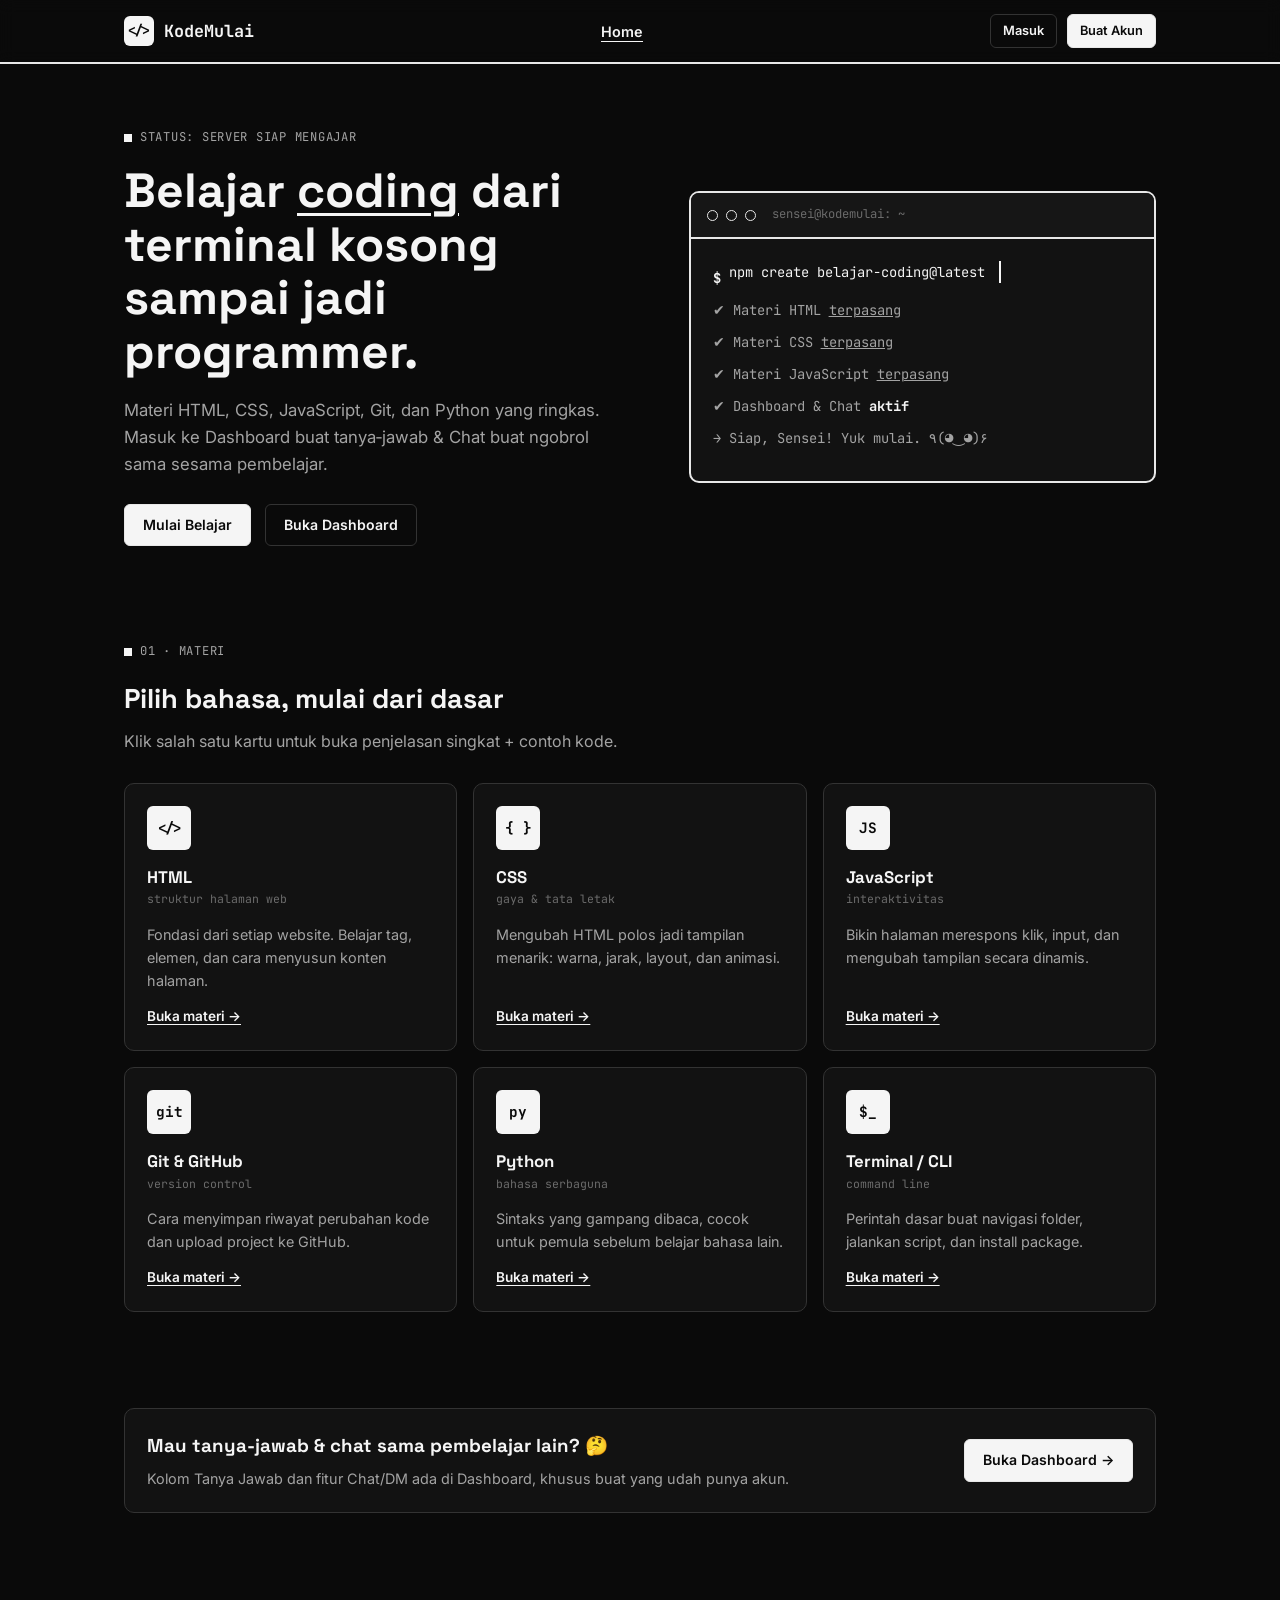
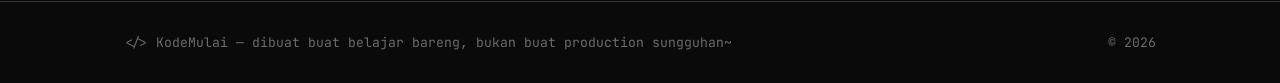
<file: index.html>
<!DOCTYPE html>
<html lang="id">
<head>
<meta charset="UTF-8">
<meta name="viewport" content="width=device-width, initial-scale=1.0">
<title>KodeMulai — Belajar Programmer & Coding dari Nol</title>
<link rel="stylesheet" href="css/style.css">
</head>
<body>

<div id="navbar-root"></div>

<header class="hero">
  <div class="container hero-grid">
    <div>
      <div class="eyebrow">STATUS: SERVER SIAP MENGAJAR</div>
      <h1>Belajar <span class="hl">coding</span> dari terminal kosong sampai jadi programmer.</h1>
      <p>Materi HTML, CSS, JavaScript, Git, dan Python yang ringkas. Masuk ke Dashboard buat tanya‑jawab & Chat buat ngobrol sama sesama pembelajar.</p>
      <div class="hero-actions">
        <a href="#materi" class="btn btn-primary">Mulai Belajar</a>
        <a href="dashboard.html" class="btn btn-ghost">Buka Dashboard</a>
      </div>
    </div>
    <div class="terminal">
      <div class="terminal-bar">
        <span class="dot"></span><span class="dot"></span><span class="dot"></span>
        <span class="terminal-title">sensei@kodemulai: ~</span>
      </div>
      <div class="terminal-body">
        <div class="line"><span class="prompt">$</span> <span class="typed">npm create belajar-coding@latest</span></div>
        <div class="line out">✔ Materi HTML <span class="k">terpasang</span></div>
        <div class="line out">✔ Materi CSS <span class="k">terpasang</span></div>
        <div class="line out">✔ Materi JavaScript <span class="k">terpasang</span></div>
        <div class="line out">✔ Dashboard & Chat <span class="s">aktif</span></div>
        <div class="line out">→ Siap, Sensei! Yuk mulai. ٩(◕‿◕)۶</div>
      </div>
    </div>
  </div>
</header>

<section class="section" id="materi">
  <div class="container">
    <div class="section-head">
      <div class="eyebrow">01 · MATERI</div>
      <h2>Pilih bahasa, mulai dari dasar</h2>
      <p>Klik salah satu kartu untuk buka penjelasan singkat + contoh kode.</p>
    </div>

    <div class="materi-grid" id="materi-grid">
      <div class="materi-card" data-materi="html">
        <div class="logo-badge">&lt;/&gt;</div>
        <div><h3>HTML</h3><div class="tag">struktur halaman web</div></div>
        <p>Fondasi dari setiap website. Belajar tag, elemen, dan cara menyusun konten halaman.</p>
        <span class="card-link">Buka materi →</span>
      </div>
      <div class="materi-card" data-materi="css">
        <div class="logo-badge">{ }</div>
        <div><h3>CSS</h3><div class="tag">gaya & tata letak</div></div>
        <p>Mengubah HTML polos jadi tampilan menarik: warna, jarak, layout, dan animasi.</p>
        <span class="card-link">Buka materi →</span>
      </div>
      <div class="materi-card" data-materi="js">
        <div class="logo-badge">JS</div>
        <div><h3>JavaScript</h3><div class="tag">interaktivitas</div></div>
        <p>Bikin halaman merespons klik, input, dan mengubah tampilan secara dinamis.</p>
        <span class="card-link">Buka materi →</span>
      </div>
      <div class="materi-card" data-materi="git">
        <div class="logo-badge">git</div>
        <div><h3>Git & GitHub</h3><div class="tag">version control</div></div>
        <p>Cara menyimpan riwayat perubahan kode dan upload project ke GitHub.</p>
        <span class="card-link">Buka materi →</span>
      </div>
      <div class="materi-card" data-materi="python">
        <div class="logo-badge">py</div>
        <div><h3>Python</h3><div class="tag">bahasa serbaguna</div></div>
        <p>Sintaks yang gampang dibaca, cocok untuk pemula sebelum belajar bahasa lain.</p>
        <span class="card-link">Buka materi →</span>
      </div>
      <div class="materi-card" data-materi="terminal">
        <div class="logo-badge">$_</div>
        <div><h3>Terminal / CLI</h3><div class="tag">command line</div></div>
        <p>Perintah dasar buat navigasi folder, jalankan script, dan install package.</p>
        <span class="card-link">Buka materi →</span>
      </div>
    </div>

    <div id="materi-detail-slot"></div>
  </div>
</section>

<section class="section">
  <div class="container">
    <div class="qa-box" style="display:flex;align-items:center;justify-content:space-between;gap:16px;flex-wrap:wrap;">
      <div>
        <h3 style="font-family:var(--font-display);margin-bottom:6px;">Mau tanya‑jawab & chat sama pembelajar lain? 🤔</h3>
        <p style="color:var(--text-dim);font-size:0.9rem;">Kolom Tanya Jawab dan fitur Chat/DM ada di Dashboard, khusus buat yang udah punya akun.</p>
      </div>
      <a href="dashboard.html" class="btn btn-primary">Buka Dashboard →</a>
    </div>
  </div>
</section>

<footer>
  <div class="container">
    <p>&lt;/&gt; KodeMulai — dibuat buat belajar bareng, bukan buat production sungguhan~</p>
    <p id="footer-year"></p>
  </div>
</footer>

<script src="js/api-config.js"></script>
<script src="js/app.js"></script>
<script src="js/materi.js"></script>
<script>
  (async () => {
    await KM.boot('home');
    document.getElementById('footer-year').textContent = '© ' + new Date().getFullYear();
  })();
</script>
</body>
</html>
</file>
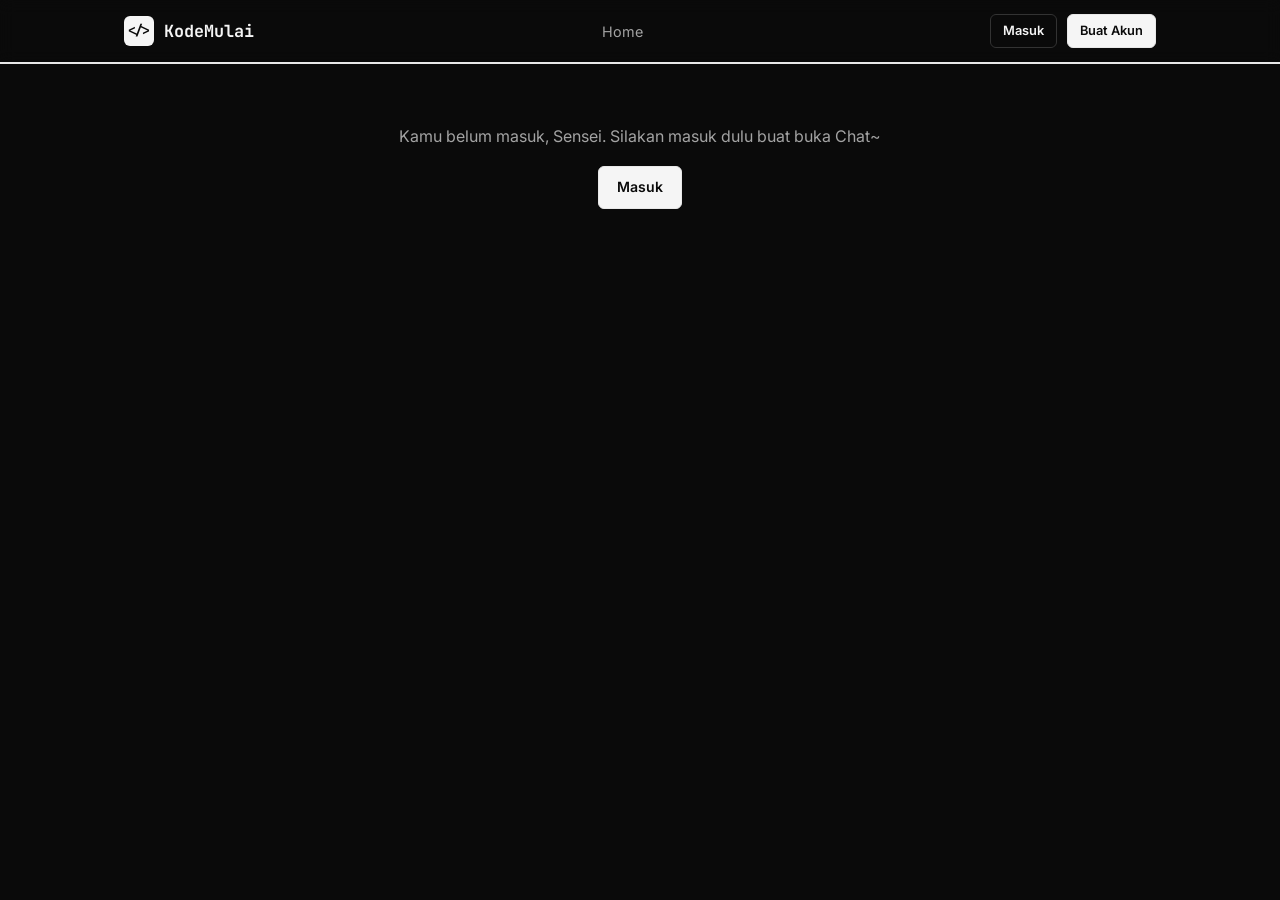
<file: chat.html>
<!DOCTYPE html>
<html lang="id">
<head>
<meta charset="UTF-8">
<meta name="viewport" content="width=device-width, initial-scale=1.0">
<title>Chat — KodeMulai</title>
<link rel="stylesheet" href="css/style.css">
</head>
<body>

<div id="navbar-root"></div>

<div id="not-logged-in" class="container" style="display:none;padding-top:60px;text-align:center;">
  <p style="color:var(--text-dim);margin-bottom:16px;">Kamu belum masuk, Sensei. Silakan masuk dulu buat buka Chat~</p>
  <a href="login.html" class="btn btn-primary">Masuk</a>
</div>

<div id="chat-root" class="container" style="display:none;padding-top:26px;padding-bottom:26px;">
  <div class="chat-layout">
    <div class="chat-list">
      <div class="chat-list-head">💬 Chat</div>
      <div id="chat-list-items"></div>
      <div class="chat-list-sub" style="border-top:1.5px solid var(--border-soft);padding-top:14px;">Semua Pengguna</div>
      <div id="chat-users-items"></div>
    </div>

    <div class="chat-window" id="chat-window">
      <div id="chat-empty" class="chat-empty">Pilih percakapan di sebelah kiri, atau klik salah satu nama di daftar "Semua Pengguna" buat mulai chat baru~ (☆/＞u＜/）</div>

      <div id="chat-active" style="display:none;flex-direction:column;height:100%;">
        <div class="chat-window-head">
          <div class="cw-title">
            <button class="chat-back-btn" id="chat-back-btn">←</button>
            <span class="qa-avatar" id="cw-avatar" style="width:32px;height:32px;font-size:0.75rem;"></span>
            <span id="cw-name">username</span>
          </div>
          <label class="chat-wallpaper-btn">
            🖼️ Ganti wallpaper
            <input type="file" id="wallpaper-input" accept="image/png, image/jpeg" style="display:none;">
          </label>
        </div>

        <div class="chat-messages" id="chat-messages"></div>

        <div class="chat-input-bar">
          <input type="text" id="chat-input" placeholder="Tulis pesan...">
          <button class="btn btn-primary" id="chat-send-btn">➤</button>
        </div>
      </div>
    </div>
  </div>
</div>

<script src="js/api-config.js"></script>
<script src="js/app.js"></script>
<script src="js/chat.js"></script>
</body>
</html>
</file>
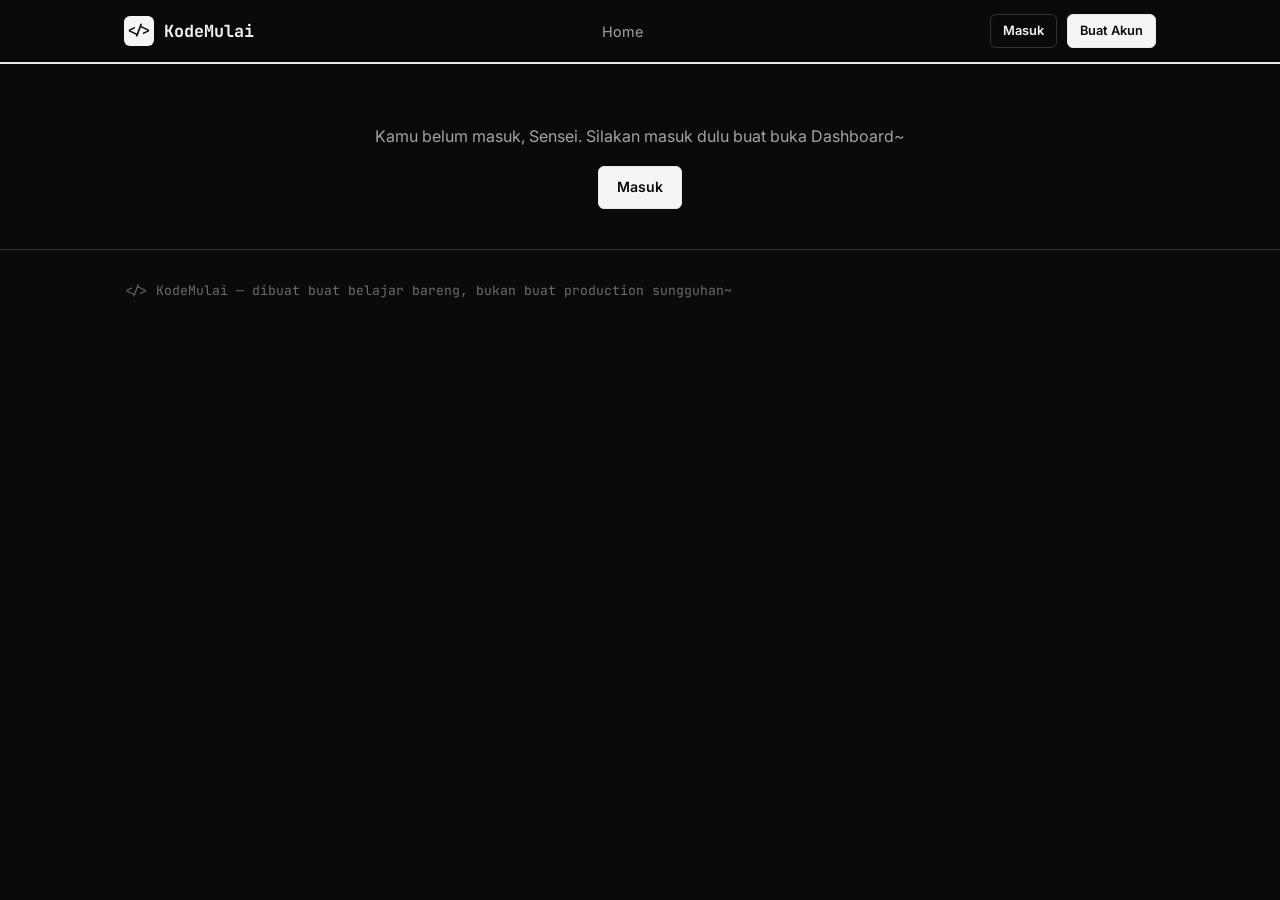
<file: dashboard.html>
<!DOCTYPE html>
<html lang="id">
<head>
<meta charset="UTF-8">
<meta name="viewport" content="width=device-width, initial-scale=1.0">
<title>Dashboard — KodeMulai</title>
<link rel="stylesheet" href="css/style.css">
</head>
<body>

<div id="navbar-root"></div>

<div id="not-logged-in" class="container" style="display:none;padding-top:60px;text-align:center;">
  <p style="color:var(--text-dim);margin-bottom:16px;">Kamu belum masuk, Sensei. Silakan masuk dulu buat buka Dashboard~</p>
  <a href="login.html" class="btn btn-primary">Masuk</a>
</div>

<div id="dash-root" style="display:none;">
  <div class="container" style="padding-top:32px;">
    <div class="dash-welcome">
      <div class="qa-avatar" id="dash-avatar" style="width:52px;height:52px;font-size:1.1rem;"></div>
      <div>
        <h2 style="font-family:var(--font-display);font-size:1.2rem;" id="dash-greeting">Halo!</h2>
        <p style="color:var(--text-dim);font-size:0.88rem;">Selamat belajar hari ini~ 🍵</p>
      </div>
    </div>

    <div class="dash-grid">
      <aside class="dash-side">
        <h4>Menu Cepat</h4>
        <ul>
          <li><a href="index.html">📘 Materi Belajar</a></li>
          <li><a href="chat.html">💬 Chat / DM</a></li>
          <li><a href="profile.html">👤 Profil Saya</a></li>
        </ul>
      </aside>

      <div>
        <div class="section-head" style="margin-bottom:16px;">
          <div class="eyebrow">TANYA JAWAB</div>
          <h2>Ada yang bingung? Tanya di sini 🤔</h2>
          <p>Semua pengguna yang login (termasuk admin) bisa menjawab pertanyaan siapa pun.</p>
        </div>

        <div class="qa-box">
          <div id="qa-locked" class="qa-locked" style="display:none;">
            Kamu harus <a href="login.html">masuk</a> dulu untuk bertanya / menjawab, Sensei~
          </div>
          <div id="qa-composer" class="qa-composer" style="display:none;">
            <div class="qa-posting-as" id="qa-posting-as"></div>
            <textarea id="qa-input" placeholder="Tulis pertanyaan seputar HTML, CSS, JS, atau apapun soal coding..."></textarea>
            <div class="qa-composer-foot">
              <span style="color:var(--text-faint);font-size:0.8rem;">Bersikaplah sopan ya~ 🍡</span>
              <button class="btn btn-primary btn-sm" id="qa-submit">Kirim Pertanyaan</button>
            </div>
          </div>
          <div id="qa-list"></div>
        </div>
      </div>
    </div>
  </div>
</div>

<footer>
  <div class="container">
    <p>&lt;/&gt; KodeMulai — dibuat buat belajar bareng, bukan buat production sungguhan~</p>
  </div>
</footer>

<script src="js/api-config.js"></script>
<script src="js/app.js"></script>
<script src="js/comments.js"></script>
<script>
  (async () => {
    await KM.boot('dashboard');
    const me = KM.currentUser();
    if (!me) {
      document.getElementById('not-logged-in').style.display = 'block';
      return;
    }
    document.getElementById('dash-root').style.display = 'block';

    const avatar = document.getElementById('dash-avatar');
    avatar.style.background = me.pfp ? `url('${me.pfp}') center/cover` : (me.theme || 'var(--user-accent)');
    avatar.textContent = me.pfp ? '' : KM.initials(me.username);
    document.getElementById('dash-greeting').textContent = `Halo, ${me.username}!`;

    await initQA();
  })();
</script>
</body>
</html>
</file>
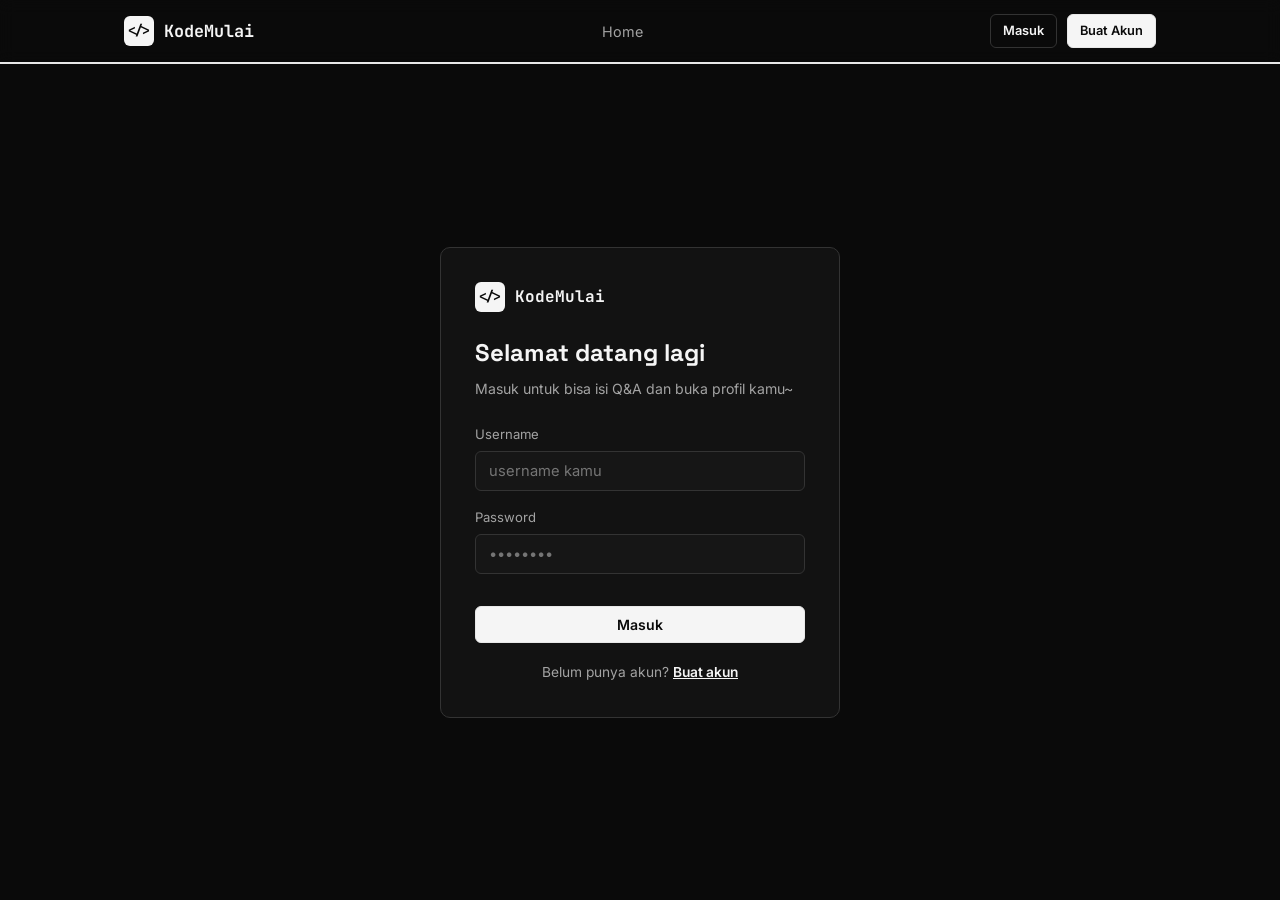
<file: login.html>
<!DOCTYPE html>
<html lang="id">
<head>
<meta charset="UTF-8">
<meta name="viewport" content="width=device-width, initial-scale=1.0">
<title>Masuk — KodeMulai</title>
<link rel="stylesheet" href="css/style.css">
</head>
<body>

<div id="navbar-root"></div>

<div class="auth-wrap">
  <div class="auth-card">
    <div class="logo-row"><span class="brand-badge">&lt;/&gt;</span> KodeMulai</div>
    <h1>Selamat datang lagi</h1>
    <p class="sub">Masuk untuk bisa isi Q&A dan buka profil kamu~</p>

    <div class="form-msg" id="msg"></div>

    <div class="field">
      <label for="username">Username</label>
      <input id="username" type="text" autocomplete="username" placeholder="username kamu">
    </div>
    <div class="field">
      <label for="password">Password</label>
      <input id="password" type="password" autocomplete="current-password" placeholder="••••••••">
    </div>

    <div class="turnstile-wrap">
      <div class="cf-turnstile" id="turnstile-widget"></div>
    </div>

    <button class="btn btn-primary btn-block" id="btn-login">Masuk</button>

    <div class="auth-switch">
      Belum punya akun? <a href="register.html">Buat akun</a>
    </div>
  </div>
</div>

<script src="https://challenges.cloudflare.com/turnstile/v0/api.js" async defer></script>
<script src="js/turnstile-config.js"></script>
<script src="js/api-config.js"></script>
<script src="js/app.js"></script>
<script>
  document.getElementById('turnstile-widget').setAttribute('data-sitekey', TURNSTILE_SITE_KEY);

  (async () => {
    await KM.boot('');

    const msg = document.getElementById('msg');
    function showMsg(text, ok) {
      msg.textContent = text;
      msg.className = 'form-msg show ' + (ok ? 'ok' : 'err');
    }

    const loginBtn = document.getElementById('btn-login');
    loginBtn.addEventListener('click', async () => {
      const u = document.getElementById('username').value;
      const p = document.getElementById('password').value;
      const turnstileToken = window.turnstile ? turnstile.getResponse() : '';
      loginBtn.disabled = true;
      const res = await KM.login(u, p, turnstileToken);
      loginBtn.disabled = false;
      if (res.ok) {
        showMsg('Berhasil masuk! Mengalihkan... ehehe~', true);
        setTimeout(() => location.href = 'index.html', 600);
      } else {
        showMsg(res.msg, false);
        if (window.turnstile) turnstile.reset();
      }
    });

    document.getElementById('password').addEventListener('keydown', (e) => {
      if (e.key === 'Enter') loginBtn.click();
    });
  })();
</script>
</body>
</html>
</file>
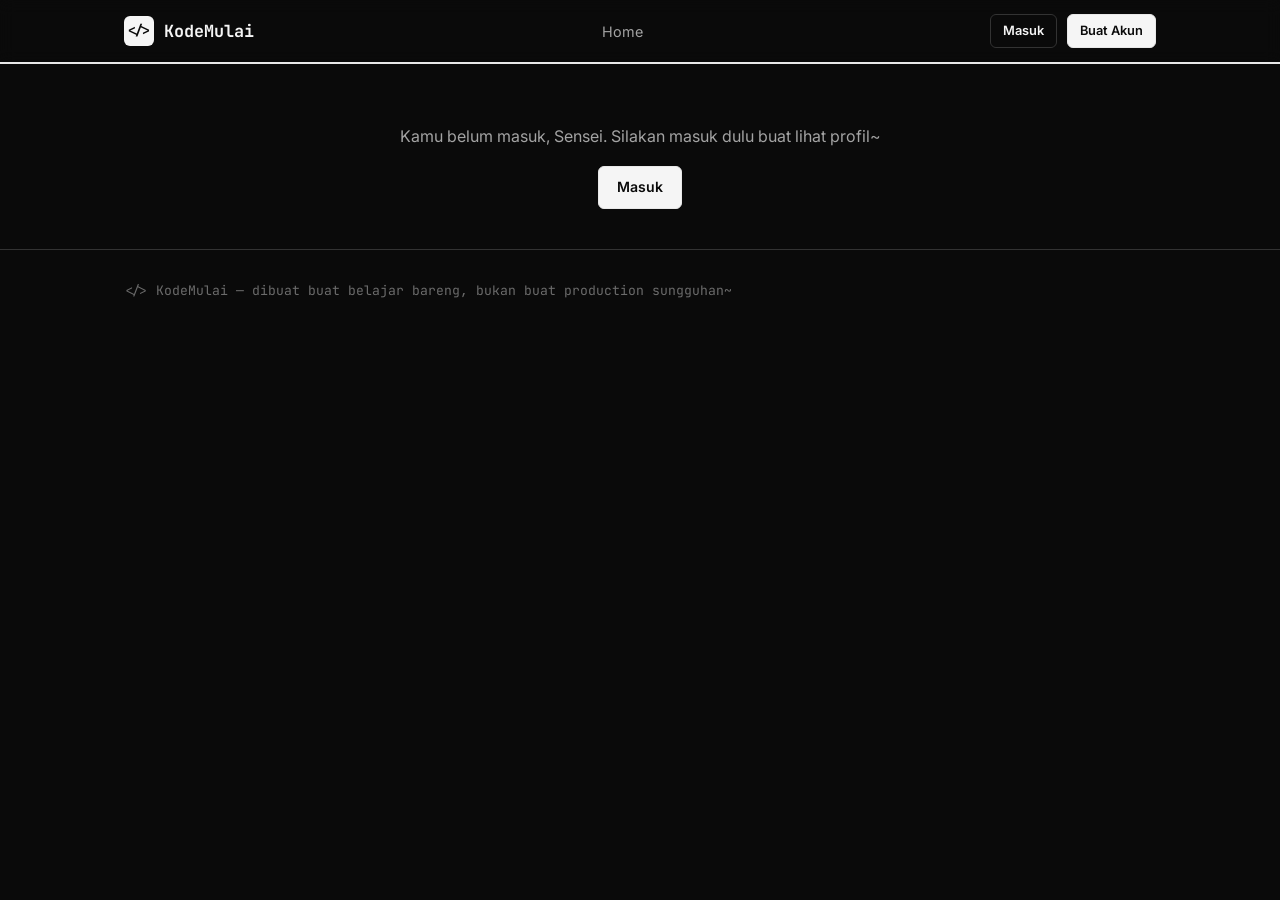
<file: profile.html>
<!DOCTYPE html>
<html lang="id">
<head>
<meta charset="UTF-8">
<meta name="viewport" content="width=device-width, initial-scale=1.0">
<title>Profil — KodeMulai</title>
<link rel="stylesheet" href="css/style.css">
</head>
<body>

<div id="navbar-root"></div>

<div id="not-logged-in" class="container" style="display:none;padding-top:60px;text-align:center;">
  <p style="color:var(--text-dim);margin-bottom:16px;">Kamu belum masuk, Sensei. Silakan masuk dulu buat lihat profil~</p>
  <a href="login.html" class="btn btn-primary">Masuk</a>
</div>

<div id="profile-root" style="display:none;">
  <div class="container" style="padding-top:26px;">
    <div class="profile-banner" id="profile-banner"></div>
    <div class="profile-head">
      <div class="profile-pfp" id="profile-pfp"></div>
      <div class="profile-info">
        <h2 id="profile-name">username <span class="admin-badge-nav" id="profile-admin-badge" style="display:none;">ADMIN</span></h2>
        <div class="profile-username" id="profile-handle">@username</div>
      </div>
      <a href="#" id="btn-message-user" class="btn btn-ghost btn-sm" style="display:none;">💬 Kirim Pesan</a>
    </div>
    <p class="profile-bio" id="profile-bio">Belum ada bio.</p>

    <div class="profile-tabs" id="profile-tabs">
      <div class="profile-tab active" data-tab="aktivitas">Aktivitas</div>
      <div class="profile-tab" data-tab="up-materi">Up Materi</div>
      <div class="profile-tab" data-tab="pengaturan" id="tab-btn-pengaturan">Pengaturan Profil</div>
    </div>
  </div>

  <!-- TAB: Aktivitas (pertanyaan & jawaban milik profil ini) -->
  <div class="container tab-panel" id="tab-aktivitas">
    <div id="aktivitas-list" style="margin-top:22px;"></div>
  </div>

  <!-- TAB: Up Materi -->
  <div class="container tab-panel" id="tab-up-materi" style="display:none;">
    <div class="qa-composer" id="up-materi-composer" style="margin-top:22px;">
      <input id="up-title" placeholder="Judul materi (mis. Trik CSS Grid)" style="background:var(--bg-elevated);border:1px solid var(--border);border-radius:var(--radius);color:var(--text);padding:10px 13px;">
      <textarea id="up-content" placeholder="Isi penjelasan singkatnya..."></textarea>
      <div class="qa-composer-foot">
        <span style="color:var(--text-faint);font-size:0.8rem;">Materi ini akan tampil di profil kamu~</span>
        <button class="btn btn-primary btn-sm" id="btn-up-materi">Upload Materi</button>
      </div>
    </div>
    <div class="up-materi-list" id="up-materi-list"></div>
  </div>

  <!-- TAB: Pengaturan -->
  <div class="container tab-panel" id="tab-pengaturan" style="display:none;">
    <div class="settings-grid">
      <div class="settings-card">
        <h4>Foto Profil & Banner</h4>
        <div class="field">
          <label>Foto Profil (PNG/JPG)</label>
          <div class="file-upload">
            <div class="file-upload-preview round" id="preview-pfp"></div>
            <input type="file" id="input-pfp-file" accept="image/png, image/jpeg">
          </div>
        </div>
        <div class="field">
          <label>Banner (PNG/JPG)</label>
          <div class="file-upload">
            <div class="file-upload-preview" id="preview-banner" style="width:100px;"></div>
            <input type="file" id="input-banner-file" accept="image/png, image/jpeg">
          </div>
        </div>
      </div>

      <div class="settings-card">
        <h4>Bio</h4>
        <div class="field">
          <label for="input-bio">Ceritakan tentang kamu</label>
          <textarea id="input-bio" style="width:100%;min-height:90px;background:var(--bg-elevated);border:1px solid var(--border);border-radius:var(--radius);color:var(--text);padding:10px 13px;"></textarea>
        </div>
      </div>

      <div class="settings-card">
        <h4>Warna Tema Profil</h4>
        <p style="color:var(--text-dim);font-size:0.85rem;">Kayak custom role color di Discord — pilih warna aksen profil kamu.</p>
        <div class="swatches" id="theme-swatches"></div>
      </div>

      <div class="settings-card">
        <h4>Simpan Perubahan</h4>
        <p style="color:var(--text-dim);font-size:0.85rem;margin-bottom:14px;">Semua perubahan tersimpan di browser kamu.</p>
        <button class="btn btn-primary btn-block" id="btn-save-profile">Simpan Profil</button>
        <div style="height:10px;"></div>
        <button class="btn btn-danger btn-block" id="btn-logout-2">Keluar Akun</button>
      </div>
    </div>
  </div>
</div>

<footer>
  <div class="container">
    <p>&lt;/&gt; KodeMulai — dibuat buat belajar bareng, bukan buat production sungguhan~</p>
  </div>
</footer>

<script src="js/api-config.js"></script>
<script src="js/app.js"></script>
<script src="js/profile.js"></script>
</body>
</html>
</file>
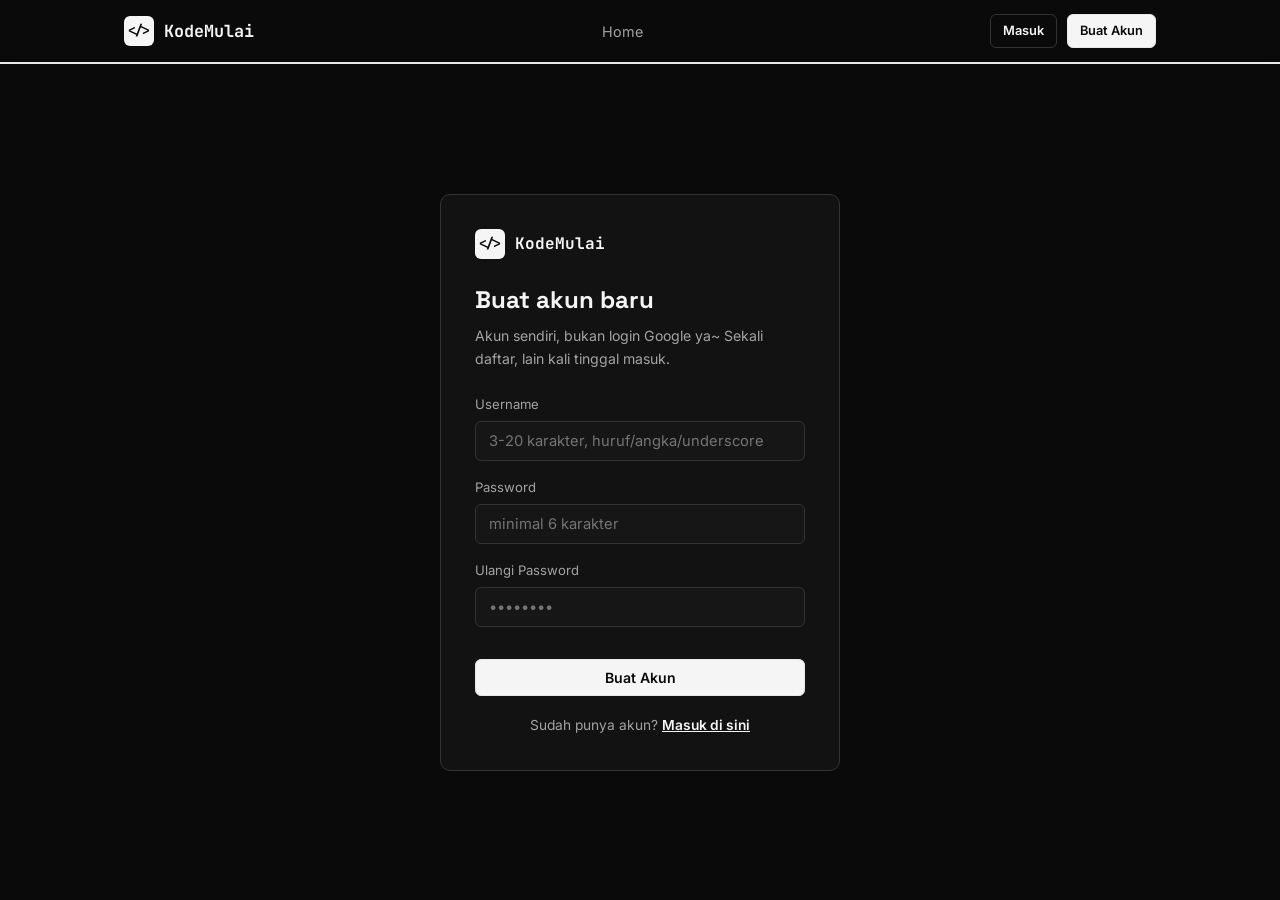
<file: register.html>
<!DOCTYPE html>
<html lang="id">
<head>
<meta charset="UTF-8">
<meta name="viewport" content="width=device-width, initial-scale=1.0">
<title>Buat Akun — KodeMulai</title>
<link rel="stylesheet" href="css/style.css">
</head>
<body>

<div id="navbar-root"></div>

<div class="auth-wrap">
  <div class="auth-card">
    <div class="logo-row"><span class="brand-badge">&lt;/&gt;</span> KodeMulai</div>
    <h1>Buat akun baru</h1>
    <p class="sub">Akun sendiri, bukan login Google ya~ Sekali daftar, lain kali tinggal masuk.</p>

    <div class="form-msg" id="msg"></div>

    <div class="field">
      <label for="username">Username</label>
      <input id="username" type="text" autocomplete="username" placeholder="3-20 karakter, huruf/angka/underscore">
    </div>
    <div class="field">
      <label for="password">Password</label>
      <input id="password" type="password" autocomplete="new-password" placeholder="minimal 6 karakter">
    </div>
    <div class="field">
      <label for="password2">Ulangi Password</label>
      <input id="password2" type="password" autocomplete="new-password" placeholder="••••••••">
    </div>

    <div class="turnstile-wrap">
      <div class="cf-turnstile" id="turnstile-widget"></div>
    </div>

    <button class="btn btn-primary btn-block" id="btn-register">Buat Akun</button>

    <div class="auth-switch">
      Sudah punya akun? <a href="login.html">Masuk di sini</a>
    </div>
  </div>
</div>

<script src="https://challenges.cloudflare.com/turnstile/v0/api.js" async defer></script>
<script src="js/turnstile-config.js"></script>
<script src="js/api-config.js"></script>
<script src="js/app.js"></script>
<script>
  document.getElementById('turnstile-widget').setAttribute('data-sitekey', TURNSTILE_SITE_KEY);

  (async () => {
    await KM.boot('');

    const msg = document.getElementById('msg');
    function showMsg(text, ok) {
      msg.textContent = text;
      msg.className = 'form-msg show ' + (ok ? 'ok' : 'err');
    }

    const registerBtn = document.getElementById('btn-register');
    registerBtn.addEventListener('click', async () => {
      const u = document.getElementById('username').value;
      const p = document.getElementById('password').value;
      const p2 = document.getElementById('password2').value;
      const turnstileToken = window.turnstile ? turnstile.getResponse() : '';

      if (p !== p2) {
        showMsg('Password sama ulangannya harus sama dong, Baka! 😤', false);
        return;
      }

      registerBtn.disabled = true;
      const res = await KM.register(u, p, turnstileToken);
      if (res.ok) {
        await KM.login(u, p, turnstileToken);
        showMsg('Akun berhasil dibuat! Mengalihkan ke profil kamu~', true);
        setTimeout(() => location.href = 'profile.html', 700);
      } else {
        showMsg(res.msg, false);
        registerBtn.disabled = false;
        if (window.turnstile) turnstile.reset();
      }
    });
  })();
</script>
</body>
</html>
</file>
<file: css/style.css>
/* ============================================================
   KodeMulai — Design System v3
   Tema: hitam pekat, minimalis, sedikit nuansa kotak (boxy)
   ============================================================ */

@import url('https://fonts.googleapis.com/css2?family=Space+Grotesk:wght@500;600;700&family=Inter:wght@400;500;600&family=JetBrains+Mono:wght@400;500;700&display=swap');

:root{
  --bg: #0a0a0a;
  --bg-elevated: #161616;
  --bg-card: #121212;
  --border: #e8e8e8;
  --border-soft: #333333;
  --text: #f5f5f5;
  --text-dim: #a3a3a3;
  --text-faint: #6b6b6b;

  --fill: #f5f5f5;
  --fill-text: #0a0a0a;

  --success: #4ade80;
  --danger: #f87171;

  --font-display: 'Space Grotesk', sans-serif;
  --font-body: 'Inter', sans-serif;
  --font-mono: 'JetBrains Mono', monospace;

  --radius: 6px;
  --radius-lg: 10px;

  --user-accent: #f5f5f5;
}

*{ box-sizing: border-box; margin:0; padding:0; }
html{ scroll-behavior: smooth; }

body{
  background: var(--bg);
  color: var(--text);
  font-family: var(--font-body);
  line-height: 1.6;
  min-height: 100vh;
}

a{ color: inherit; text-decoration: none; }
ul{ list-style: none; }
button{ font-family: inherit; cursor: pointer; }
input, textarea, select{ font-family: inherit; }

.container{ max-width: 1080px; margin: 0 auto; padding: 0 24px; }

a:focus-visible, button:focus-visible, input:focus-visible, textarea:focus-visible{
  outline: 2px solid var(--user-accent); outline-offset: 2px;
}
@media (prefers-reduced-motion: reduce){
  *{ animation-duration: 0.01ms !important; animation-iteration-count: 1 !important; transition-duration: 0.01ms !important; }
}

/* ============================================================ NAVBAR */
.navbar{ position: sticky; top:0; z-index: 50; background: rgba(10,10,10,0.9); backdrop-filter: blur(8px); border-bottom: 2px solid var(--border); }
.navbar-inner{ max-width: 1080px; margin:0 auto; padding: 14px 24px; display:flex; align-items:center; justify-content:space-between; gap:16px; flex-wrap: wrap; }
.brand{ display:flex; align-items:center; gap:10px; font-family: var(--font-mono); font-weight:700; font-size:1.05rem; }
.brand-badge{ width:30px; height:30px; border-radius: var(--radius); display:flex; align-items:center; justify-content:center; background: var(--fill); font-family: var(--font-mono); font-size:0.85rem; font-weight:700; color: var(--fill-text); }
.nav-links{ display:flex; align-items:center; gap: 20px; font-size: 0.9rem; color: var(--text-dim); }
.nav-links a:hover{ color: var(--text); }
.nav-links a.active{ color: var(--text); font-weight:600; text-decoration: underline; text-underline-offset: 4px; }
.nav-cta{ display:flex; align-items:center; gap:10px; }

.btn{ display:inline-flex; align-items:center; justify-content:center; gap:8px; padding: 9px 18px; border-radius: var(--radius); font-size:0.88rem; font-weight:600; border: 1.5px solid var(--border); transition: transform .1s ease, background .15s ease, color .15s ease; }
.btn:active{ transform: scale(0.97); }
.btn-primary{ background: var(--fill); color: var(--fill-text); }
.btn-primary:hover{ background:#fff; }
.btn-ghost{ background: transparent; border-color: var(--border-soft); color: var(--text); }
.btn-ghost:hover{ border-color: var(--border); }
.btn-danger{ background: transparent; border-color: var(--danger); color: var(--danger); }
.btn-block{ width:100%; }
.btn-sm{ padding: 6px 12px; font-size: 0.8rem; }

/* ============================================================ HERO */
.hero{ padding: 64px 0 48px; }
.hero-grid{ display:grid; grid-template-columns: 1.05fr 0.95fr; gap:48px; align-items:center; }
@media (max-width: 860px){ .hero-grid{ grid-template-columns: 1fr; } }

.eyebrow{ font-family: var(--font-mono); font-size:0.76rem; color: var(--text-dim); letter-spacing:0.06em; display:flex; align-items:center; gap:8px; margin-bottom: 16px; text-transform: uppercase; }
.eyebrow::before{ content:''; width:8px; height:8px; background: var(--fill); }

.hero h1{ font-family: var(--font-display); font-size: clamp(2rem, 4.2vw, 3rem); line-height:1.12; font-weight:700; margin-bottom:18px; }
.hero h1 .hl{ text-decoration: underline; text-decoration-thickness: 3px; text-underline-offset: 6px; }
.hero p{ color: var(--text-dim); font-size: 1.05rem; max-width: 46ch; margin-bottom: 26px; }
.hero-actions{ display:flex; gap:14px; flex-wrap:wrap; }

.terminal{ background: var(--bg-card); border: 2px solid var(--border); border-radius: var(--radius-lg); overflow:hidden; }
.terminal-bar{ display:flex; align-items:center; gap:8px; padding:12px 16px; border-bottom: 2px solid var(--border); background: var(--bg-elevated); }
.dot{ width:11px; height:11px; border-radius:50%; border: 1.5px solid var(--border); background: transparent; }
.terminal-title{ margin-left:8px; font-family: var(--font-mono); font-size:0.76rem; color: var(--text-faint); }
.terminal-body{ padding:22px; font-family: var(--font-mono); font-size:0.86rem; min-height:190px; }
.terminal-body .line{ margin-bottom:10px; }
.prompt{ color: var(--text); font-weight:700; }
.typed{ color: var(--text); border-right: 2px solid var(--text); white-space: nowrap; overflow:hidden; display:inline-block; animation: type 2.6s steps(34) 1 both, blink .8s step-end infinite; }
.out{ color: var(--text-dim); }
.out .k{ text-decoration: underline; } .out .s{ font-weight:700; color: var(--text); }
@keyframes type{ from{width:0} to{width:34ch} }
@keyframes blink{ 50%{ border-color: transparent; } }

/* ============================================================ SECTIONS */
.section{ padding: 48px 0; }
.section-head{ margin-bottom: 28px; }
.section-head h2{ font-family: var(--font-display); font-size:1.7rem; font-weight:700; margin-bottom:8px; }
.section-head p{ color: var(--text-dim); max-width: 60ch; }

.materi-grid{ display:grid; grid-template-columns: repeat(3,1fr); gap: 16px; }
@media (max-width: 860px){ .materi-grid{ grid-template-columns: repeat(2,1fr); } }
@media (max-width: 560px){ .materi-grid{ grid-template-columns: 1fr; } }

.materi-card{ background: var(--bg-card); border: 1.5px solid var(--border-soft); border-radius: var(--radius-lg); padding:22px; display:flex; flex-direction:column; gap:14px; transition: transform .12s ease, border-color .12s ease, box-shadow .12s ease; }
.materi-card:hover{ border-color: var(--border); transform: translate(-2px,-2px); box-shadow: 4px 4px 0 var(--border-soft); }

.logo-badge{ width:44px; height:44px; border-radius: var(--radius); display:flex; align-items:center; justify-content:center; font-family: var(--font-mono); font-weight:700; font-size:0.9rem; background: var(--fill); color: var(--fill-text); }

.materi-card h3{ font-family: var(--font-display); font-size:1.05rem; font-weight:700; }
.materi-card .tag{ font-family: var(--font-mono); font-size:0.72rem; color: var(--text-faint); }
.materi-card p{ color: var(--text-dim); font-size:0.9rem; flex:1; }
.materi-card .card-link{ font-size:0.85rem; font-weight:600; text-decoration: underline; text-underline-offset:3px; }

.materi-detail{ background: var(--bg-card); border: 1.5px solid var(--border-soft); border-radius: var(--radius-lg); padding:26px; margin-top:14px; }
.materi-detail h4{ font-family: var(--font-display); margin-bottom:10px; }
.materi-detail pre{ background: var(--bg-elevated); border: 1px solid var(--border-soft); border-radius: var(--radius); padding:14px 16px; overflow-x:auto; font-family: var(--font-mono); font-size:0.82rem; margin:12px 0; color: var(--text); }
.materi-detail code{ font-family: var(--font-mono); }
.materi-detail ul{ list-style: disc; padding-left:20px; color: var(--text-dim); margin:10px 0; }

/* ============================================================ Q&A */
.qa-box{ background: var(--bg-card); border: 1.5px solid var(--border-soft); border-radius: var(--radius-lg); padding: 22px; }
.qa-composer textarea{ width:100%; min-height:80px; resize:vertical; background: var(--bg-elevated); border: 1.5px solid var(--border-soft); border-radius: var(--radius); color: var(--text); padding:12px 14px; font-size:0.9rem; }
.qa-composer{ display:flex; flex-direction:column; gap:10px; margin-bottom:22px; }
.qa-posting-as{ display:flex; align-items:center; gap:10px; font-size:0.82rem; color: var(--text-dim); }
.qa-posting-as .qa-avatar{ width:26px; height:26px; font-size:0.7rem; }
.qa-posting-as b{ color: var(--text); }
.qa-composer-foot{ display:flex; justify-content:space-between; align-items:center; flex-wrap:wrap; gap:8px; }
.qa-locked{ border: 1.5px dashed var(--border-soft); border-radius: var(--radius); padding:18px; text-align:center; color: var(--text-dim); font-size:0.9rem; margin-bottom:22px; }
.qa-locked a{ font-weight:600; text-decoration: underline; color: var(--text); }

.qa-item{ border-top: 1px solid var(--border-soft); padding:18px 0; }
.qa-item:first-child{ border-top:none; padding-top:0; }
.qa-item-head{ display:flex; align-items:center; gap:10px; margin-bottom:8px; }
.qa-avatar{ width:34px; height:34px; border-radius:50%; flex-shrink:0; display:flex; align-items:center; justify-content:center; font-family: var(--font-mono); font-weight:700; font-size:0.8rem; color: var(--fill-text); background: var(--user-accent); background-size:cover; background-position:center; border: 1.5px solid var(--border-soft); }
.qa-meta{ display:flex; flex-direction:column; line-height:1.25; }
.qa-name{ font-weight:600; font-size:0.88rem; display:flex; align-items:center; gap:6px; }
.qa-name-link{ color: var(--text); }
.qa-name-link:hover{ text-decoration: underline; }
.qa-name .badge-admin{ font-family: var(--font-mono); font-size:0.62rem; background: var(--fill); color: var(--fill-text); padding:1px 6px; border-radius:4px; font-weight:700; }
.qa-time{ font-size:0.74rem; color: var(--text-faint); }
.qa-text{ color: var(--text); font-size:0.92rem; margin-bottom:8px; white-space: pre-wrap; }
.qa-actions{ display:flex; gap:14px; font-size:0.78rem; color: var(--text-faint); }
.qa-actions button{ background:none; border:none; color: var(--text-faint); font-size:0.78rem; }
.qa-actions button:hover{ color: var(--text); text-decoration: underline; }

.qa-replies{ margin-top:12px; padding-left:44px; display:flex; flex-direction:column; gap:12px; }
.qa-reply-form{ display:none; margin-top:10px; padding-left:44px; gap:8px; flex-direction:column; }
.qa-reply-form.open{ display:flex; }
.qa-reply-form textarea{ min-height:50px; background: var(--bg-elevated); border:1.5px solid var(--border-soft); border-radius: var(--radius); color: var(--text); padding:8px 10px; font-size:0.85rem; }

/* ============================================================ AUTH */
.auth-wrap{ min-height: calc(100vh - 64px); display:flex; align-items:center; justify-content:center; padding: 40px 20px; }
.auth-card{ width:100%; max-width:400px; background: var(--bg-card); border: 1.5px solid var(--border-soft); border-radius: var(--radius-lg); padding:34px; }
.auth-card .logo-row{ display:flex; align-items:center; gap:10px; margin-bottom:22px; font-family: var(--font-mono); font-weight:700; }
.auth-card h1{ font-family: var(--font-display); font-size:1.5rem; margin-bottom:6px; }
.auth-card .sub{ color: var(--text-dim); font-size:0.88rem; margin-bottom:24px; }
.field{ margin-bottom:16px; }
.field label{ display:block; font-size:0.82rem; color: var(--text-dim); margin-bottom:6px; }
.field input{ width:100%; background: var(--bg-elevated); border:1.5px solid var(--border-soft); border-radius: var(--radius); color: var(--text); padding:10px 13px; font-size:0.92rem; }
.field input:focus{ border-color: var(--border); }
.form-msg{ font-size:0.83rem; padding:10px 12px; border-radius: var(--radius); margin-bottom:16px; display:none; border: 1.5px solid; }
.form-msg.show{ display:block; }
.form-msg.err{ background: rgba(248,113,113,0.08); color: var(--danger); border-color: var(--danger); }
.form-msg.ok{ background: rgba(74,222,128,0.08); color: var(--success); border-color: var(--success); }
.auth-switch{ text-align:center; margin-top:18px; font-size:0.86rem; color: var(--text-dim); }
.auth-switch a{ font-weight:600; text-decoration: underline; color: var(--text); }
.turnstile-wrap{ margin-bottom: 16px; display:flex; justify-content:center; }

/* ============================================================ PROFILE */
.profile-banner{
  height: 220px; border-radius: var(--radius-lg); position: relative; overflow:hidden;
  background: var(--bg-elevated); background-size:cover; background-position:center;
  border: 1.5px solid var(--border-soft); z-index: 1;
}
.profile-head{ display:flex; align-items:flex-end; gap:20px; margin-top:-44px; padding:0 20px; position: relative; z-index: 2; }
.profile-pfp{
  width:96px; height:96px; border-radius:50%; border:4px solid var(--bg);
  background: var(--user-accent); background-size:cover; background-position:center;
  display:flex; align-items:center; justify-content:center; font-family: var(--font-mono);
  font-weight:700; font-size:1.6rem; color: var(--fill-text); flex-shrink:0; position: relative; z-index: 3;
  box-shadow: 0 0 0 1.5px var(--border-soft);
}
.profile-info{ padding-bottom:6px; flex:1; }
.profile-info h2{ font-family: var(--font-display); font-size:1.4rem; display:flex; align-items:center; gap:8px; }
.profile-username{ color: var(--text-faint); font-family: var(--font-mono); font-size:0.85rem; }
.profile-bio{ margin-top:18px; color: var(--text-dim); max-width:60ch; padding:0 20px; }

.profile-tabs{ display:flex; gap:6px; margin:26px 20px 0; border-bottom: 1.5px solid var(--border-soft); }
.profile-tab{ padding:10px 16px; font-size:0.88rem; color: var(--text-dim); border-bottom:2px solid transparent; font-weight:600; }
.profile-tab.active{ color: var(--text); border-color: var(--text); }

.settings-grid{ display:grid; grid-template-columns: repeat(2,1fr); gap:18px; padding:22px 20px; }
@media (max-width:700px){ .settings-grid{ grid-template-columns:1fr; } }
.settings-card{ background: var(--bg-card); border:1.5px solid var(--border-soft); border-radius: var(--radius-lg); padding:20px; }
.settings-card h4{ font-family: var(--font-display); margin-bottom:14px; font-size:1rem; }

.swatches{ display:flex; gap:10px; flex-wrap:wrap; margin-top:8px; }
.swatch{ width:32px; height:32px; border-radius:50%; border:2px solid var(--border-soft); cursor:pointer; }
.swatch.active{ border-color: var(--text); box-shadow: 0 0 0 2px var(--bg), 0 0 0 4px var(--text); }

.file-upload{ display:flex; align-items:center; gap:12px; margin-top:8px; }
.file-upload-preview{ width:56px; height:56px; border-radius: var(--radius); border: 1.5px solid var(--border-soft); background-size:cover; background-position:center; background-color: var(--bg-elevated); flex-shrink:0; }
.file-upload-preview.round{ border-radius:50%; }
.file-upload input[type=file]{ font-size:0.8rem; max-width: 200px; color: var(--text-dim); }

.up-materi-list{ padding:4px 20px 30px; display:flex; flex-direction:column; gap:12px; }
.up-materi-item{ background: var(--bg-card); border:1.5px solid var(--border-soft); border-radius: var(--radius); padding:16px; }
.up-materi-item h5{ font-family: var(--font-display); font-size:0.98rem; margin-bottom:6px; }
.up-materi-item p{ color: var(--text-dim); font-size:0.86rem; white-space: pre-wrap; }

.empty-state{ text-align:center; padding:40px 20px; color: var(--text-faint); font-size:0.9rem; }

/* ============================================================ DASHBOARD */
.dash-grid{ display:grid; grid-template-columns: 260px 1fr; gap: 24px; align-items:start; }
@media (max-width: 860px){ .dash-grid{ grid-template-columns: 1fr; } }
.dash-side{ background: var(--bg-card); border:1.5px solid var(--border-soft); border-radius: var(--radius-lg); padding:18px; position: sticky; top: 84px; }
.dash-side h4{ font-family: var(--font-display); font-size:0.95rem; margin-bottom:12px; }
.dash-side ul{ display:flex; flex-direction:column; gap:8px; }
.dash-side a{ display:flex; align-items:center; gap:10px; font-size:0.88rem; color: var(--text-dim); padding:6px 8px; border-radius: var(--radius); }
.dash-side a:hover{ background: var(--bg-elevated); color: var(--text); }
.dash-welcome{ background: var(--bg-card); border: 1.5px solid var(--border-soft); border-radius: var(--radius-lg); padding: 22px; margin-bottom: 22px; display:flex; align-items:center; gap:16px; }

/* ============================================================ CHAT / DM */
.chat-layout{ display:grid; grid-template-columns: 320px 1fr; border: 1.5px solid var(--border-soft); border-radius: var(--radius-lg); overflow:hidden; height: calc(100vh - 150px); min-height: 480px; }

.chat-list{ border-right: 1.5px solid var(--border-soft); overflow-y:auto; background: var(--bg-card); }
.chat-list-head{ padding: 16px 18px; border-bottom: 1.5px solid var(--border-soft); font-family: var(--font-display); font-weight:700; font-size: 1rem; }
.chat-list-sub{ padding: 10px 18px 6px; font-size: 0.72rem; font-weight:700; letter-spacing:0.05em; text-transform:uppercase; color: var(--text-faint); }
.chat-list-item{ display:flex; align-items:center; gap:12px; padding:12px 16px; border-bottom: 1px solid var(--border-soft); cursor: pointer; }
.chat-list-item:hover{ background: var(--bg-elevated); }
.chat-list-item.active{ background: var(--bg-elevated); }
.chat-list-item .qa-avatar{ width:48px; height:48px; font-size:1rem; flex-shrink:0; }
.chat-list-item .cl-row{ display:flex; justify-content:space-between; align-items:baseline; gap:8px; }
.chat-list-item .cl-name{ font-weight:600; font-size:0.94rem; }
.chat-list-item .cl-time{ font-size:0.7rem; color: var(--text-faint); flex-shrink:0; }
.chat-list-item .cl-preview{ font-size:0.8rem; color: var(--text-faint); overflow:hidden; text-overflow:ellipsis; white-space:nowrap; margin-top:2px; }

.chat-window{ display:flex; flex-direction:column; min-height: 0; background-size:cover; background-position:center; background-color: var(--bg-elevated); }
.chat-back-btn{ display:none; background:none; border:none; color: var(--text); font-size:1.3rem; cursor:pointer; padding: 4px 8px 4px 0; line-height:1; }
.chat-window-head{ padding:12px 18px; border-bottom: 1.5px solid var(--border-soft); background: rgba(10,10,10,0.9); backdrop-filter: blur(6px); display:flex; align-items:center; justify-content:space-between; gap:10px; }
.chat-window-head .cw-title{ display:flex; align-items:center; gap:10px; font-weight:600; }
.chat-messages{ flex:1; min-height: 0; overflow-y:auto; padding: 14px; display:flex; flex-direction:column; gap:5px; }
.chat-bubble{ max-width: 55%; width: fit-content; max-height: 100px; overflow-y: auto; padding:5px 10px; border-radius: 12px; font-size:0.78rem; line-height:1.35; border: 1.5px solid var(--border-soft); background: var(--bg-card); color: var(--text); white-space: pre-wrap; word-break: break-word; }
.chat-bubble.mine{ align-self:flex-end; background: var(--fill); color: var(--fill-text); border-color: var(--fill); border-bottom-right-radius: 4px; }
.chat-bubble:not(.mine){ border-bottom-left-radius: 4px; }
.chat-bubble .cb-time{ display:block; font-size:0.6rem; margin-top:2px; opacity:0.6; text-align:right; }
.chat-input-bar{ display:flex; gap:8px; padding: 8px 10px; border-top: 1.5px solid var(--border-soft); background: rgba(10,10,10,0.95); align-items:flex-end; }
.chat-input-bar input{ flex:1; background: var(--bg-elevated); color: var(--text); border:1.5px solid var(--border-soft); border-radius: 18px; padding:8px 14px; font-size:0.88rem; line-height:1.4; }
.chat-input-bar .btn{ border-radius:50%; width:36px; height:36px; padding:0; flex-shrink:0; font-size:0.8rem; }
.chat-wallpaper-btn{ font-size:0.78rem; color: var(--text-dim); display:flex; align-items:center; gap:6px; cursor:pointer; }
.chat-wallpaper-btn:hover{ color: var(--text); }
.chat-empty{ flex:1; display:flex; align-items:center; justify-content:center; color: var(--text-faint); font-size:0.9rem; text-align:center; padding: 20px; }
#chat-active{ flex: 1; min-height: 0; }

@media (max-width: 760px){
  .chat-layout{ grid-template-columns: 1fr; border: none; border-radius:0; height: calc(100dvh - 132px); min-height: 420px; margin: 0 -24px; width: calc(100% + 48px); }
  .chat-layout.show-window .chat-list{ display:none; }
  .chat-layout:not(.show-window) .chat-window{ display:none; }
  .chat-back-btn{ display:inline-flex; align-items:center; }
}

/* ============================================================ FOOTER */
footer{ border-top: 1.5px solid var(--border-soft); padding:30px 0; margin-top:40px; }
footer .container{ display:flex; justify-content:space-between; align-items:center; flex-wrap:wrap; gap:12px; }
footer p{ color: var(--text-faint); font-size:0.82rem; font-family: var(--font-mono); }

.admin-badge-nav{ font-family: var(--font-mono); font-size:0.7rem; background: var(--fill); color: var(--fill-text); padding:3px 8px; border-radius:5px; font-weight:700; }
</file>
